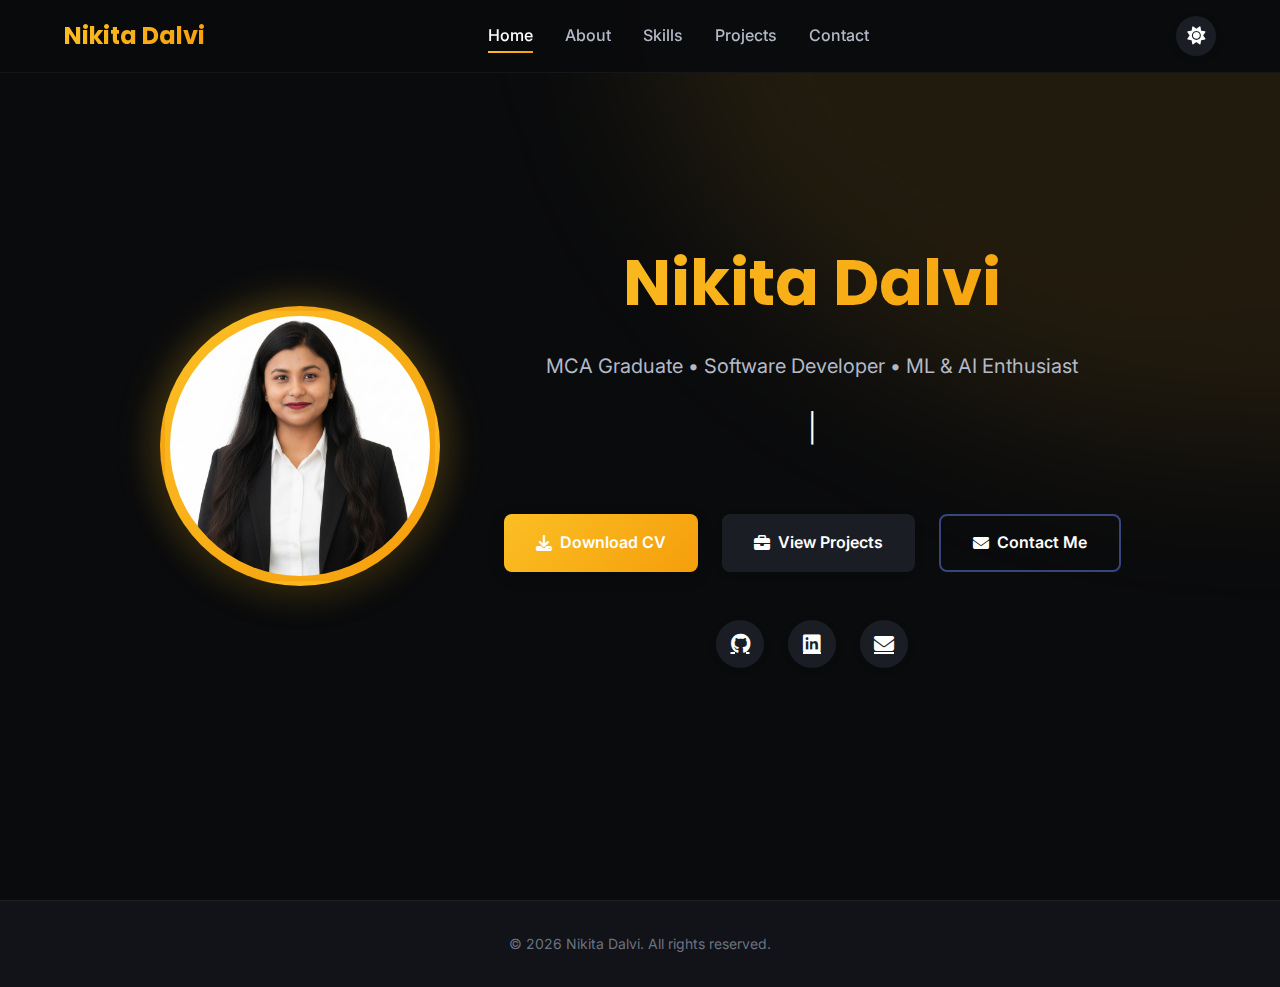
<file: index.html>
<!DOCTYPE html>
<html lang="en">

<head>
    <meta charset="UTF-8">
    <meta name="viewport" content="width=device-width, initial-scale=1.0">
    <meta name="description"
        content="Nikita Dalvi - MCA Graduate, Software Developer & ML Engineer. Building intelligent applications powered by data and machine learning.">
    <meta name="keywords"
        content="Software Developer, Machine Learning Engineer, Python Developer, Flask, AI, Data Analytics">
    <meta name="author" content="Nikita Dalvi">

    <!-- Open Graph Meta Tags -->
    <meta property="og:title" content="Nikita Dalvi - Software Developer & ML Engineer">
    <meta property="og:description" content="Building intelligent applications powered by data and machine learning">
    <meta property="og:type" content="website">

    <title>Nikita Dalvi - Software Developer & ML Engineer</title>

    <!-- Google Fonts -->
    <link rel="preconnect" href="https://fonts.googleapis.com">
    <link rel="preconnect" href="https://fonts.gstatic.com" crossorigin>
    <link
        href="https://fonts.googleapis.com/css2?family=Poppins:wght@300;400;500;600;700&family=Inter:wght@300;400;500;600&display=swap"
        rel="stylesheet">

    <!-- Font Awesome -->
    <link rel="stylesheet" href="https://cdnjs.cloudflare.com/ajax/libs/font-awesome/6.5.1/css/all.min.css">

    <!-- CSS -->
    <link rel="stylesheet" href="styles.css">
</head>

<body>
    <!-- Navigation -->
    <nav class="navbar" id="navbar">
        <div class="container nav-container">
            <a href="index.html" class="logo">Nikita Dalvi</a>

            <ul class="nav-menu" id="navMenu">
                <li><a href="index.html" class="nav-link active">Home</a></li>
                <li><a href="about.html" class="nav-link">About</a></li>
                <li><a href="skills.html" class="nav-link">Skills</a></li>
                <li><a href="projects.html" class="nav-link">Projects</a></li>
                <li><a href="contact.html" class="nav-link">Contact</a></li>
            </ul>

            <button class="theme-toggle" id="themeToggle" aria-label="Toggle theme">
                <i class="fas fa-sun" id="themeIcon"></i>
            </button>

            <div class="hamburger" id="hamburger">
                <span></span>
                <span></span>
                <span></span>
            </div>
        </div>
    </nav>

    <!-- Hero Section -->
    <section class="hero" id="home">
        <div class="container hero-container">
            <div class="hero-content-wrapper">
                <div class="hero-image">
                    <img src="assets/profile.jpeg" alt="Nikita Dalvi - Software Developer & ML Engineer"
                        class="profile-picture">
                </div>

                <div class="hero-content">
                    <h1 class="hero-name">Nikita Dalvi</h1>
                    <h2 class="hero-title">MCA Graduate • Software Developer • ML & AI Enthusiast</h2>
                    <p class="hero-headline typing-text"></p>

                    <div class="hero-buttons">
                        <a href="assets/Nikita_Dalvi_Resume2026.pdf" download="Nikita_Dalvi_Resume.pdf"
                            class="btn btn-primary" id="downloadCV">
                            <i class="fas fa-download"></i> Download CV
                        </a>
                        <a href="projects.html" class="btn btn-secondary">
                            <i class="fas fa-briefcase"></i> View Projects
                        </a>
                        <a href="contact.html" class="btn btn-outline">
                            <i class="fas fa-envelope"></i> Contact Me
                        </a>
                    </div>

                    <div class="social-links">
                        <a href="https://github.com/nnikitad20502" target="_blank" rel="noopener noreferrer"
                            aria-label="GitHub">
                            <i class="fab fa-github"></i>
                        </a>
                        <a href="https://www.linkedin.com/in/dalvinikita" target="_blank" rel="noopener noreferrer"
                            aria-label="LinkedIn">
                            <i class="fab fa-linkedin"></i>
                        </a>
                        <a href="mailto:nikitadalvi656@gmail.com" aria-label="Email">
                            <i class="fas fa-envelope"></i>
                        </a>
                    </div>
                </div>
            </div>
        </div>
    </section>

    <!-- Footer -->
    <footer class="footer">
        <div class="container">
            <p>&copy; 2026 Nikita Dalvi. All rights reserved.</p>
        </div>
    </footer>

    <!-- JavaScript -->
    <script src="script.js"></script>
</body>

</html>
</file>
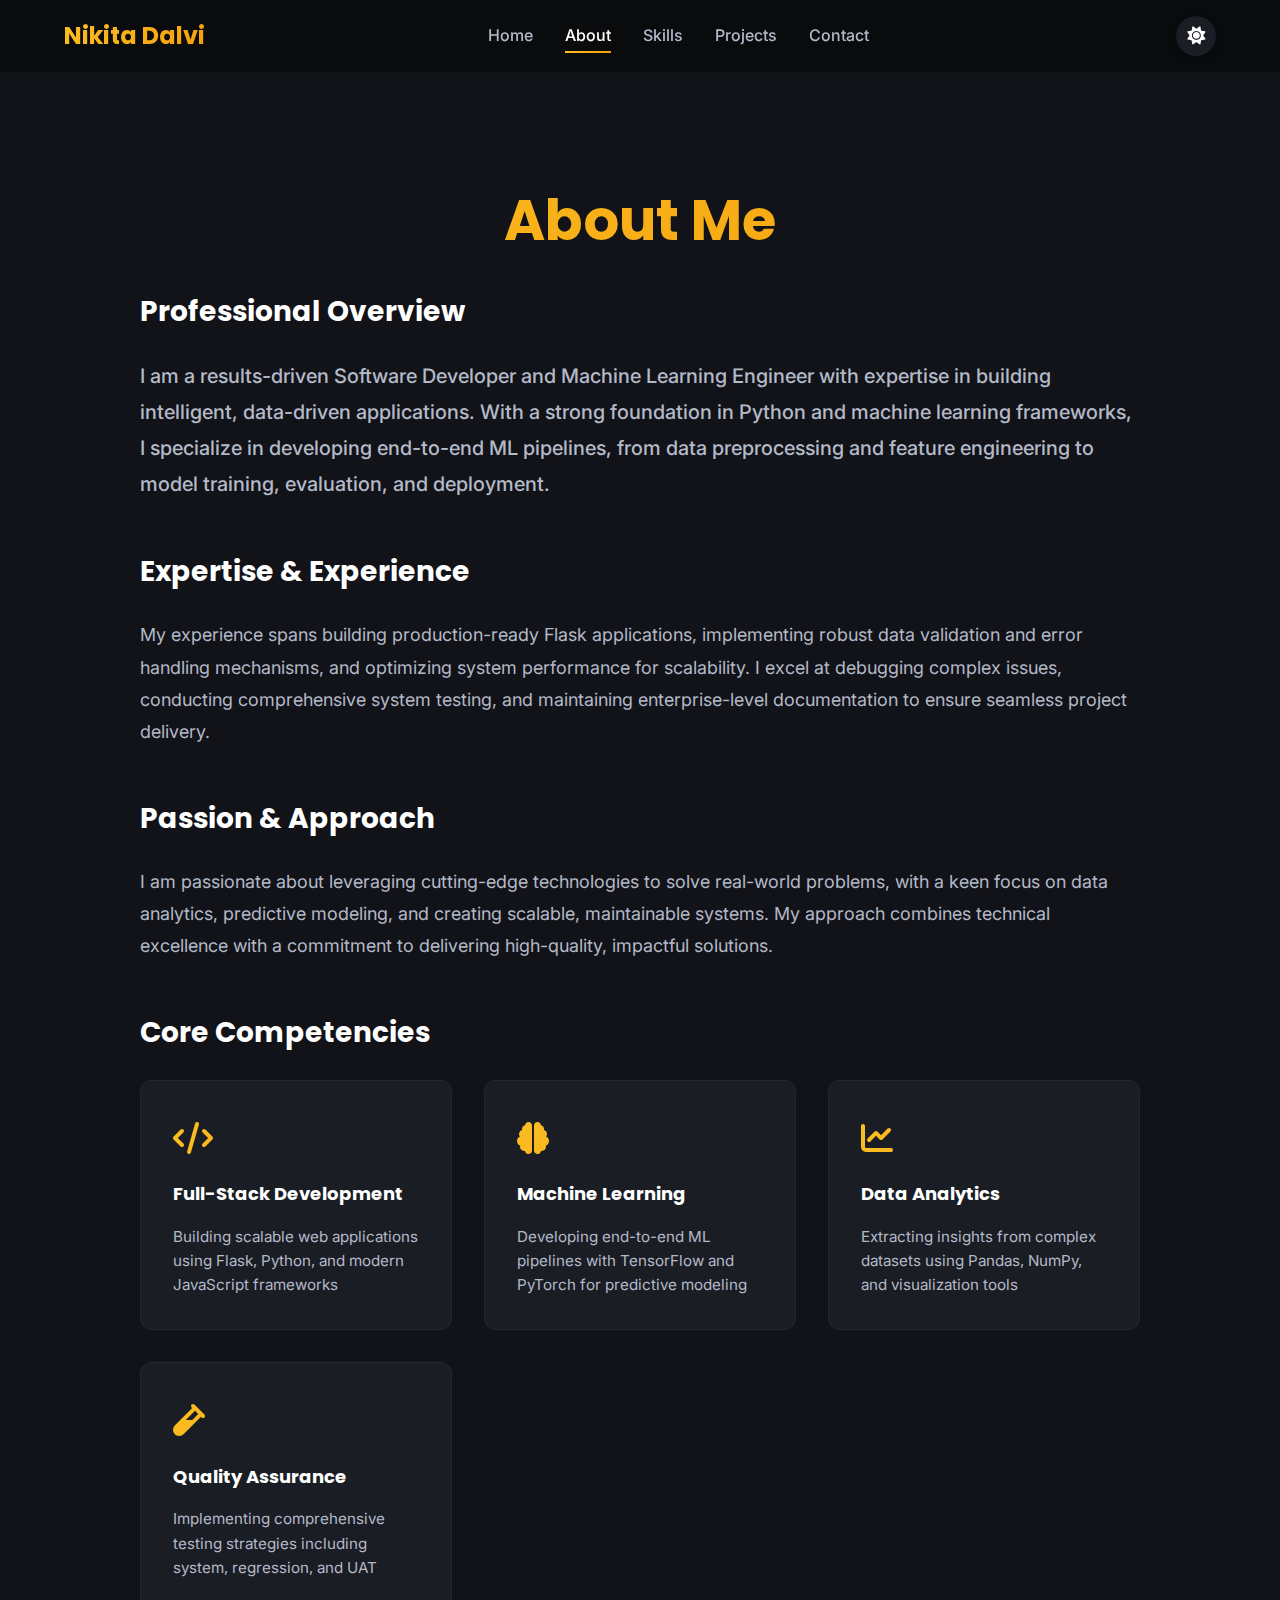
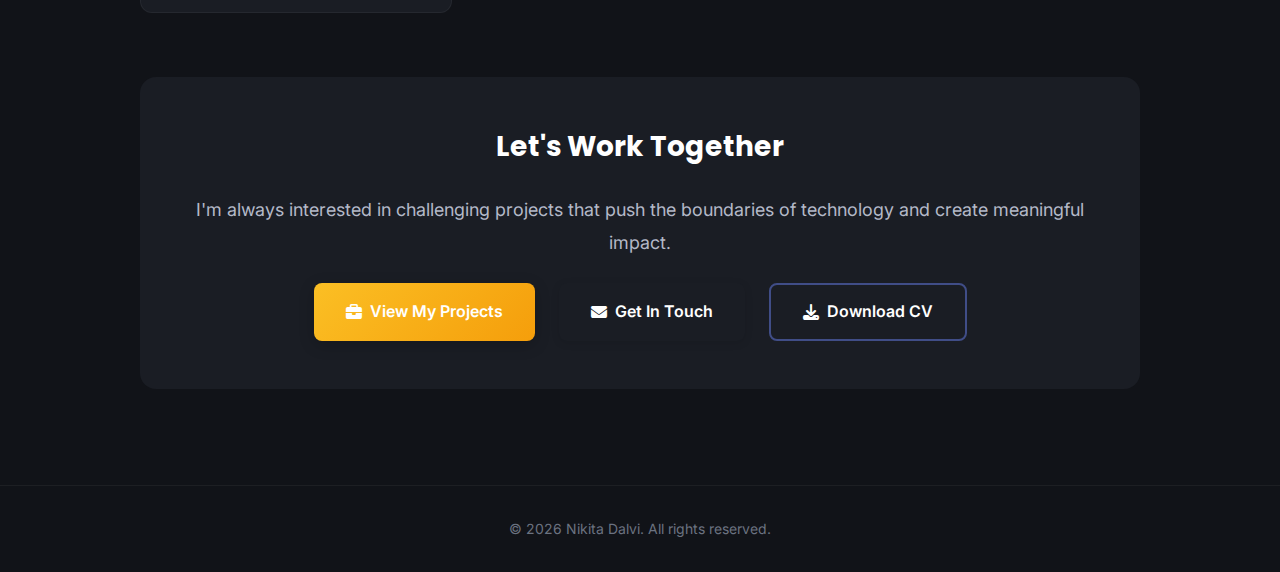
<file: about.html>
<!DOCTYPE html>
<html lang="en">

<head>
    <meta charset="UTF-8">
    <meta name="viewport" content="width=device-width, initial-scale=1.0">
    <meta name="description"
        content="About Nikita Dalvi - MCA Graduate, Software Developer & ML Engineer with expertise in Python, Machine Learning, and Flask development.">
    <meta name="keywords"
        content="Software Developer, Machine Learning Engineer, Python Developer, Flask, AI, Data Analytics">
    <meta name="author" content="Nikita Dalvi">

    <title>About - Nikita Dalvi</title>

    <!-- Google Fonts -->
    <link rel="preconnect" href="https://fonts.googleapis.com">
    <link rel="preconnect" href="https://fonts.gstatic.com" crossorigin>
    <link
        href="https://fonts.googleapis.com/css2?family=Poppins:wght@300;400;500;600;700&family=Inter:wght@300;400;500;600&display=swap"
        rel="stylesheet">

    <!-- Font Awesome -->
    <link rel="stylesheet" href="https://cdnjs.cloudflare.com/ajax/libs/font-awesome/6.5.1/css/all.min.css">

    <!-- CSS -->
    <link rel="stylesheet" href="styles.css">
</head>

<body>
    <!-- Navigation -->
    <nav class="navbar" id="navbar">
        <div class="container nav-container">
            <a href="index.html" class="logo">Nikita Dalvi</a>

            <ul class="nav-menu" id="navMenu">
                <li><a href="index.html" class="nav-link">Home</a></li>
                <li><a href="about.html" class="nav-link active">About</a></li>
                <li><a href="skills.html" class="nav-link">Skills</a></li>
                <li><a href="projects.html" class="nav-link">Projects</a></li>
                <li><a href="contact.html" class="nav-link">Contact</a></li>
            </ul>

            <button class="theme-toggle" id="themeToggle" aria-label="Toggle theme">
                <i class="fas fa-sun" id="themeIcon"></i>
            </button>

            <div class="hamburger" id="hamburger">
                <span></span>
                <span></span>
                <span></span>
            </div>
        </div>
    </nav>

    <!-- About Section -->
    <section class="about page-section" id="about">
        <div class="container">
            <h1 class="page-title">About Me</h1>

            <div class="about-content-wrapper">
                <div class="about-main">
                    <div class="about-intro">
                        <h2 class="section-heading">Professional Overview</h2>
                        <p class="about-text highlight">
                            I am a results-driven Software Developer and Machine Learning Engineer with expertise in
                            building intelligent, data-driven applications. With a strong foundation in Python and
                            machine learning frameworks, I specialize in developing end-to-end ML pipelines, from data
                            preprocessing and feature engineering to model training, evaluation, and deployment.
                        </p>
                    </div>

                    <div class="about-section">
                        <h2 class="section-heading">Expertise & Experience</h2>
                        <p class="about-text">
                            My experience spans building production-ready Flask applications, implementing robust data
                            validation and error handling mechanisms, and optimizing system performance for scalability.
                            I excel at debugging complex issues, conducting comprehensive system testing, and
                            maintaining enterprise-level documentation to ensure seamless project delivery.
                        </p>
                    </div>

                    <div class="about-section">
                        <h2 class="section-heading">Passion & Approach</h2>
                        <p class="about-text">
                            I am passionate about leveraging cutting-edge technologies to solve real-world problems,
                            with a keen focus on data analytics, predictive modeling, and creating scalable,
                            maintainable systems. My approach combines technical excellence with a commitment to
                            delivering high-quality, impactful solutions.
                        </p>
                    </div>

                    <div class="about-highlights">
                        <h2 class="section-heading">Core Competencies</h2>
                        <div class="highlights-grid">
                            <div class="highlight-card">
                                <div class="highlight-icon">
                                    <i class="fas fa-code"></i>
                                </div>
                                <h3>Full-Stack Development</h3>
                                <p>Building scalable web applications using Flask, Python, and modern JavaScript
                                    frameworks</p>
                            </div>

                            <div class="highlight-card">
                                <div class="highlight-icon">
                                    <i class="fas fa-brain"></i>
                                </div>
                                <h3>Machine Learning</h3>
                                <p>Developing end-to-end ML pipelines with TensorFlow and PyTorch for predictive
                                    modeling</p>
                            </div>

                            <div class="highlight-card">
                                <div class="highlight-icon">
                                    <i class="fas fa-chart-line"></i>
                                </div>
                                <h3>Data Analytics</h3>
                                <p>Extracting insights from complex datasets using Pandas, NumPy, and visualization
                                    tools</p>
                            </div>

                            <div class="highlight-card">
                                <div class="highlight-icon">
                                    <i class="fas fa-vial"></i>
                                </div>
                                <h3>Quality Assurance</h3>
                                <p>Implementing comprehensive testing strategies including system, regression, and UAT
                                </p>
                            </div>
                        </div>
                    </div>

                    <div class="about-cta">
                        <h2 class="section-heading">Let's Work Together</h2>
                        <p class="about-text">
                            I'm always interested in challenging projects that push the boundaries of technology and
                            create meaningful impact.
                        </p>
                        <div class="cta-buttons">
                            <a href="projects.html" class="btn btn-primary">
                                <i class="fas fa-briefcase"></i> View My Projects
                            </a>
                            <a href="contact.html" class="btn btn-secondary">
                                <i class="fas fa-envelope"></i> Get In Touch
                            </a>
                            <a href="assets/Nikita_Dalvi_Resume2026.pdf" download="Nikita_Dalvi_Resume.pdf"
                                class="btn btn-outline">
                                <i class="fas fa-download"></i> Download CV
                            </a>
                        </div>
                    </div>
                </div>
            </div>
        </div>
    </section>

    <!-- Footer -->
    <footer class="footer">
        <div class="container">
            <p>&copy; 2026 Nikita Dalvi. All rights reserved.</p>
        </div>
    </footer>

    <!-- JavaScript -->
    <script src="script.js"></script>
</body>

</html>
</file>
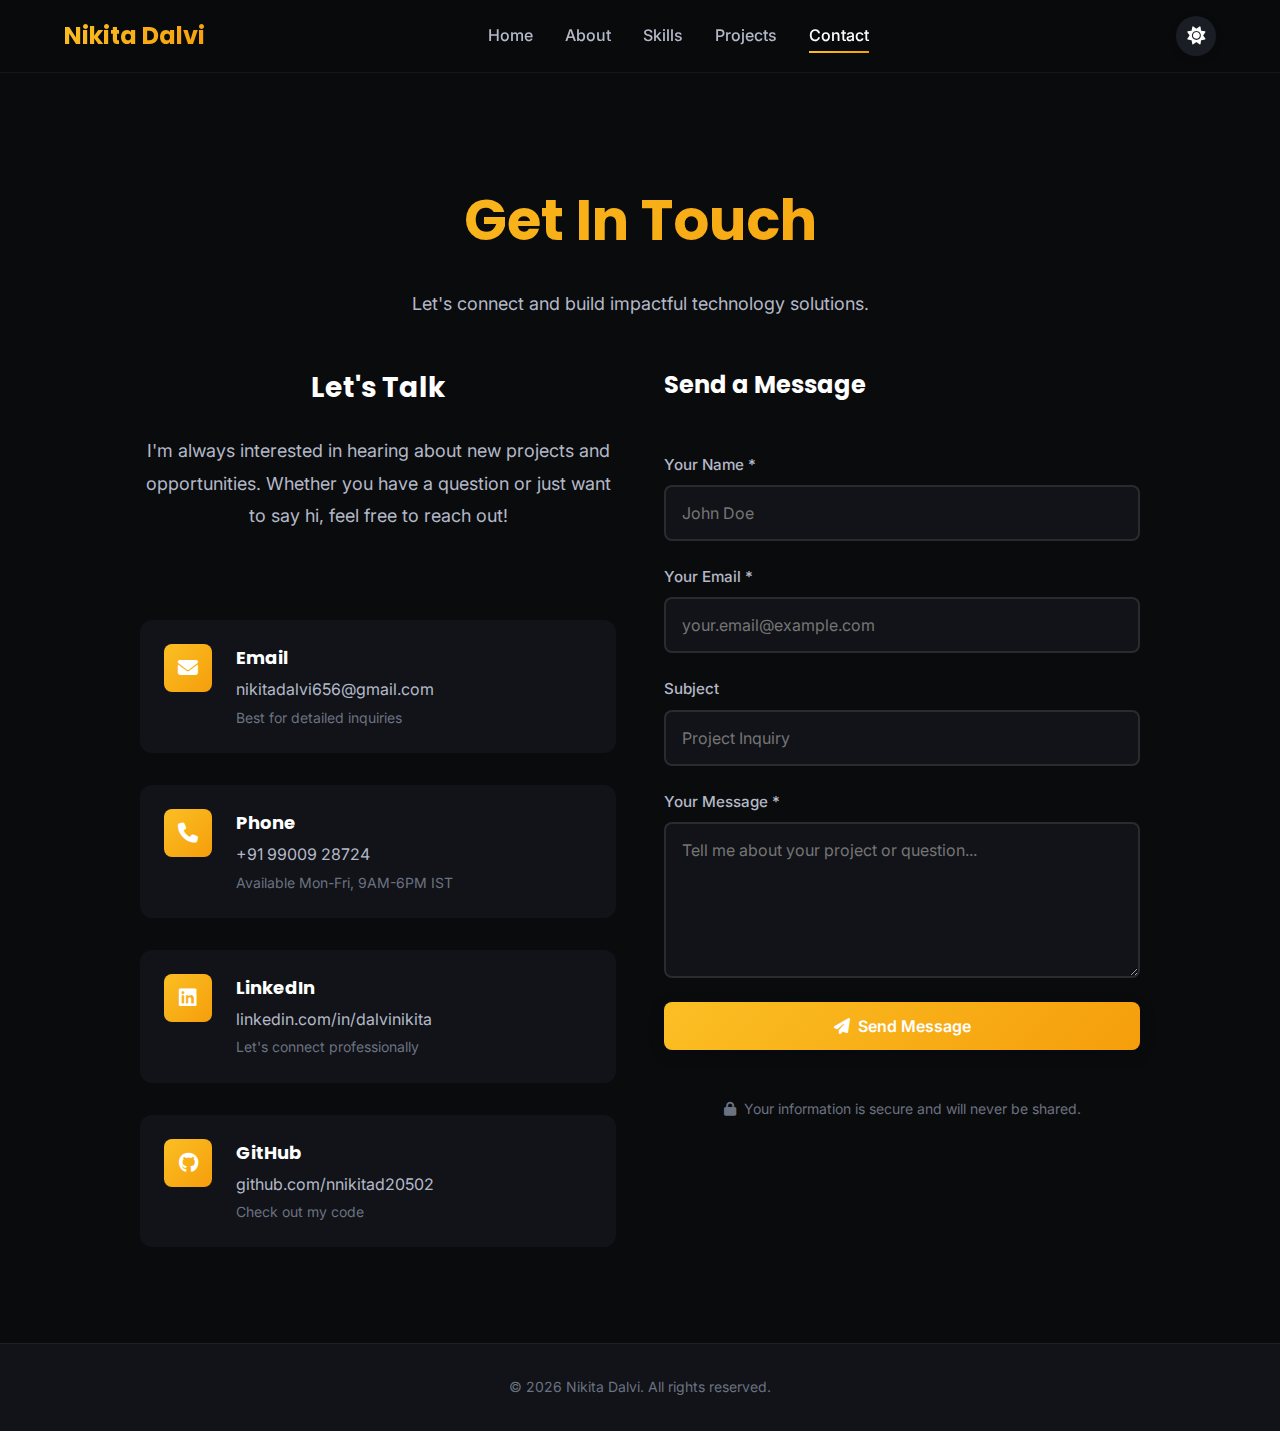
<file: contact.html>
<!DOCTYPE html>
<html lang="en">

<head>
    <meta charset="UTF-8">
    <meta name="viewport" content="width=device-width, initial-scale=1.0">
    <meta name="description"
        content="Contact Nikita Dalvi - Get in touch for software development, machine learning, and consulting opportunities.">
    <meta name="keywords" content="Contact, Hire Developer, ML Consultant, Freelance Developer">
    <meta name="author" content="Nikita Dalvi">

    <title>Contact - Nikita Dalvi</title>

    <!-- Google Fonts -->
    <link rel="preconnect" href="https://fonts.googleapis.com">
    <link rel="preconnect" href="https://fonts.gstatic.com" crossorigin>
    <link
        href="https://fonts.googleapis.com/css2?family=Poppins:wght@300;400;500;600;700&family=Inter:wght@300;400;500;600&display=swap"
        rel="stylesheet">

    <!-- Font Awesome -->
    <link rel="stylesheet" href="https://cdnjs.cloudflare.com/ajax/libs/font-awesome/6.5.1/css/all.min.css">

    <!-- CSS -->
    <link rel="stylesheet" href="styles.css">
</head>

<body>
    <!-- Navigation -->
    <nav class="navbar" id="navbar">
        <div class="container nav-container">
            <a href="index.html" class="logo">Nikita Dalvi</a>

            <ul class="nav-menu" id="navMenu">
                <li><a href="index.html" class="nav-link">Home</a></li>
                <li><a href="about.html" class="nav-link">About</a></li>
                <li><a href="skills.html" class="nav-link">Skills</a></li>
                <li><a href="projects.html" class="nav-link">Projects</a></li>
                <li><a href="contact.html" class="nav-link active">Contact</a></li>
            </ul>

            <button class="theme-toggle" id="themeToggle" aria-label="Toggle theme">
                <i class="fas fa-sun" id="themeIcon"></i>
            </button>

            <div class="hamburger" id="hamburger">
                <span></span>
                <span></span>
                <span></span>
            </div>
        </div>
    </nav>

    <!-- Contact Section -->
    <section class="contact page-section" id="contact">
        <div class="container">
            <h1 class="page-title">Get In Touch</h1>
            <p class="page-subtitle">Let's connect and build impactful technology solutions.</p>

            <div class="contact-content">
                <div class="contact-info">
                    <div class="contact-intro">
                        <h2 class="section-heading">Let's Talk</h2>
                        <p class="contact-text">
                            I'm always interested in hearing about new projects and opportunities. Whether you have a
                            question or just want to say hi, feel free to reach out!
                        </p>
                    </div>

                    <div class="contact-item">
                        <div class="contact-icon">
                            <i class="fas fa-envelope"></i>
                        </div>
                        <div>
                            <h4>Email</h4>
                            <a href="mailto:nikitadalvi656@gmail.com" class="contact-link">nikitadalvi656@gmail.com</a>
                            <p class="contact-hint">Best for detailed inquiries</p>
                        </div>
                    </div>

                    <div class="contact-item">
                        <div class="contact-icon">
                            <i class="fas fa-phone"></i>
                        </div>
                        <div>
                            <h4>Phone</h4>
                            <a href="tel:+919900928724" class="contact-link">+91 99009 28724</a>
                            <p class="contact-hint">Available Mon-Fri, 9AM-6PM IST</p>
                        </div>
                    </div>

                    <div class="contact-item">
                        <div class="contact-icon">
                            <i class="fab fa-linkedin"></i>
                        </div>
                        <div>
                            <h4>LinkedIn</h4>
                            <a href="https://www.linkedin.com/in/dalvinikita" target="_blank" rel="noopener noreferrer"
                                class="contact-link">linkedin.com/in/dalvinikita</a>
                            <p class="contact-hint">Let's connect professionally</p>
                        </div>
                    </div>

                    <div class="contact-item">
                        <div class="contact-icon">
                            <i class="fab fa-github"></i>
                        </div>
                        <div>
                            <h4>GitHub</h4>
                            <a href="https://github.com/nnikitad20502" target="_blank" rel="noopener noreferrer"
                                class="contact-link">github.com/nnikitad20502</a>
                            <p class="contact-hint">Check out my code</p>
                        </div>
                    </div>
                </div>

                <form class="contact-form" id="contactForm">
                    <h2 class="form-title">Send a Message</h2>

                    <div class="form-group">
                        <label for="name">Your Name *</label>
                        <input type="text" id="name" name="name" placeholder="John Doe" required>
                    </div>

                    <div class="form-group">
                        <label for="email">Your Email *</label>
                        <input type="email" id="email" name="email" placeholder="your.email@example.com" required>
                    </div>

                    <div class="form-group">
                        <label for="subject">Subject</label>
                        <input type="text" id="subject" name="subject" placeholder="Project Inquiry">
                    </div>

                    <div class="form-group">
                        <label for="message">Your Message *</label>
                        <textarea id="message" name="message" rows="6"
                            placeholder="Tell me about your project or question..." required></textarea>
                    </div>

                    <button type="submit" class="btn btn-primary btn-submit">
                        <i class="fas fa-paper-plane"></i> Send Message
                    </button>

                    <p class="form-note">
                        <i class="fas fa-lock"></i> Your information is secure and will never be shared.
                    </p>
                </form>
            </div>
        </div>
    </section>

    <!-- Footer -->
    <footer class="footer">
        <div class="container">
            <p>&copy; 2026 Nikita Dalvi. All rights reserved.</p>
        </div>
    </footer>

    <!-- JavaScript -->
    <script src="script.js"></script>
</body>

</html>
</file>
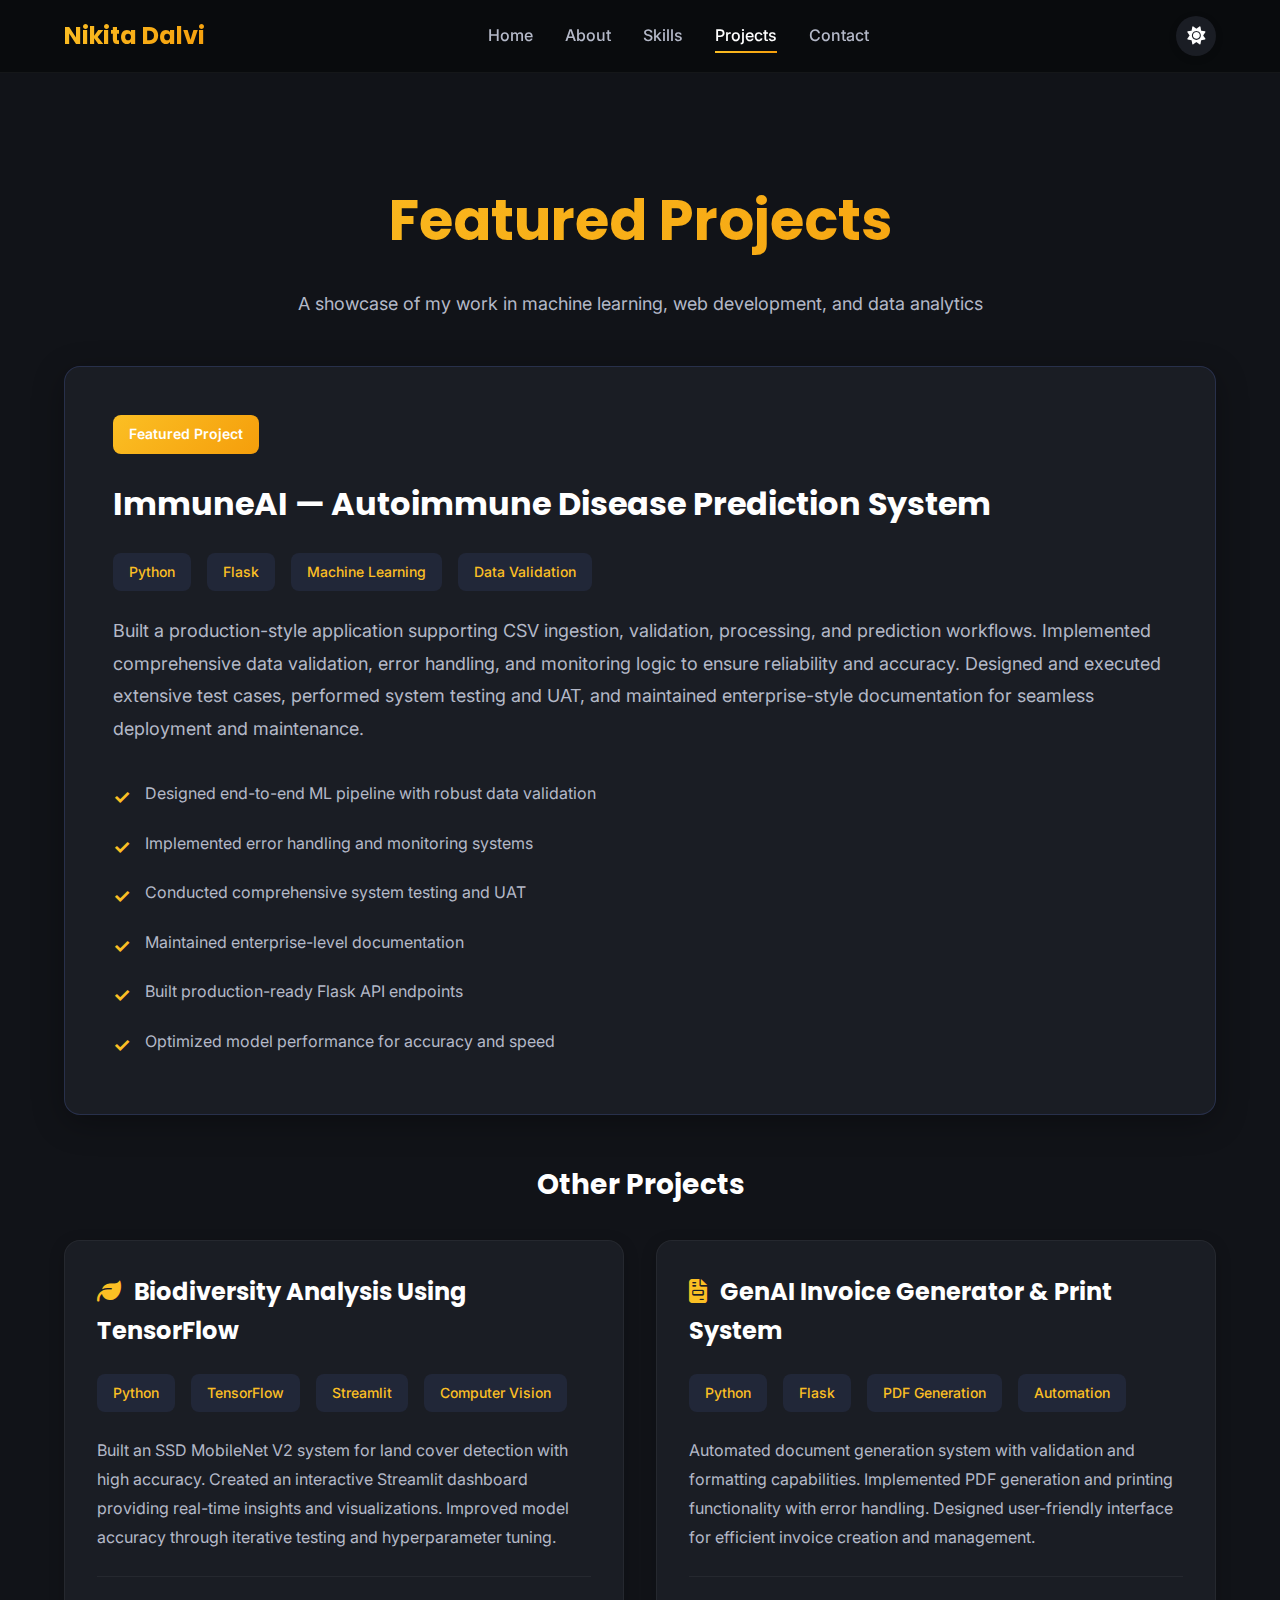
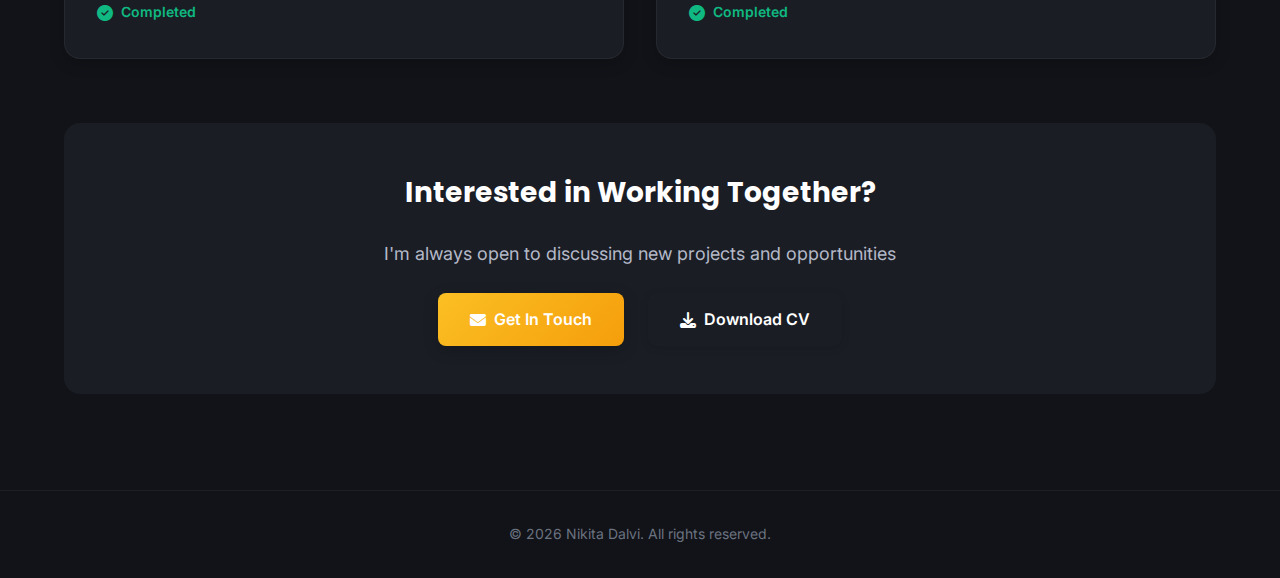
<file: projects.html>
<!DOCTYPE html>
<html lang="en">

<head>
    <meta charset="UTF-8">
    <meta name="viewport" content="width=device-width, initial-scale=1.0">
    <meta name="description"
        content="Projects by Nikita Dalvi - ImmuneAI Disease Prediction, Biodiversity Analysis, GenAI Invoice Generator and more ML projects.">
    <meta name="keywords"
        content="Machine Learning Projects, Flask Applications, TensorFlow, AI Projects, Python Projects">
    <meta name="author" content="Nikita Dalvi">

    <title>Projects - Nikita Dalvi</title>

    <!-- Google Fonts -->
    <link rel="preconnect" href="https://fonts.googleapis.com">
    <link rel="preconnect" href="https://fonts.gstatic.com" crossorigin>
    <link
        href="https://fonts.googleapis.com/css2?family=Poppins:wght@300;400;500;600;700&family=Inter:wght@300;400;500;600&display=swap"
        rel="stylesheet">

    <!-- Font Awesome -->
    <link rel="stylesheet" href="https://cdnjs.cloudflare.com/ajax/libs/font-awesome/6.5.1/css/all.min.css">

    <!-- CSS -->
    <link rel="stylesheet" href="styles.css">
</head>

<body>
    <!-- Navigation -->
    <nav class="navbar" id="navbar">
        <div class="container nav-container">
            <a href="index.html" class="logo">Nikita Dalvi</a>

            <ul class="nav-menu" id="navMenu">
                <li><a href="index.html" class="nav-link">Home</a></li>
                <li><a href="about.html" class="nav-link">About</a></li>
                <li><a href="skills.html" class="nav-link">Skills</a></li>
                <li><a href="projects.html" class="nav-link active">Projects</a></li>
                <li><a href="contact.html" class="nav-link">Contact</a></li>
            </ul>

            <button class="theme-toggle" id="themeToggle" aria-label="Toggle theme">
                <i class="fas fa-sun" id="themeIcon"></i>
            </button>

            <div class="hamburger" id="hamburger">
                <span></span>
                <span></span>
                <span></span>
            </div>
        </div>
    </nav>

    <!-- Projects Section -->
    <section class="projects page-section" id="projects">
        <div class="container">
            <h1 class="page-title">Featured Projects</h1>
            <p class="page-subtitle">A showcase of my work in machine learning, web development, and data analytics</p>

            <!-- Featured Project -->
            <div class="project-featured">
                <div class="project-content">
                    <span class="project-badge">Featured Project</span>
                    <h3 class="project-title">ImmuneAI — Autoimmune Disease Prediction System</h3>
                    <div class="project-tech">
                        <span class="tech-tag">Python</span>
                        <span class="tech-tag">Flask</span>
                        <span class="tech-tag">Machine Learning</span>
                        <span class="tech-tag">Data Validation</span>
                    </div>
                    <p class="project-description">
                        Built a production-style application supporting CSV ingestion, validation, processing, and
                        prediction workflows. Implemented comprehensive data validation, error handling, and monitoring
                        logic to ensure reliability and accuracy. Designed and executed extensive test cases, performed
                        system testing and UAT, and maintained enterprise-style documentation for seamless deployment
                        and maintenance.
                    </p>
                    <ul class="project-highlights">
                        <li>Designed end-to-end ML pipeline with robust data validation</li>
                        <li>Implemented error handling and monitoring systems</li>
                        <li>Conducted comprehensive system testing and UAT</li>
                        <li>Maintained enterprise-level documentation</li>
                        <li>Built production-ready Flask API endpoints</li>
                        <li>Optimized model performance for accuracy and speed</li>
                    </ul>
                </div>
            </div>

            <h3 class="section-subtitle">Other Projects</h3>
            <div class="projects-grid">
                <div class="project-card">
                    <h4 class="project-card-title">
                        <i class="fas fa-leaf"></i>
                        Biodiversity Analysis Using TensorFlow
                    </h4>
                    <div class="project-tech">
                        <span class="tech-tag">Python</span>
                        <span class="tech-tag">TensorFlow</span>
                        <span class="tech-tag">Streamlit</span>
                        <span class="tech-tag">Computer Vision</span>
                    </div>
                    <p class="project-card-description">
                        Built an SSD MobileNet V2 system for land cover detection with high accuracy. Created an
                        interactive Streamlit dashboard providing real-time insights and visualizations. Improved model
                        accuracy through iterative testing and hyperparameter tuning.
                    </p>
                    <div class="project-footer">
                        <span class="project-status"><i class="fas fa-check-circle"></i> Completed</span>
                    </div>
                </div>

                <div class="project-card">
                    <h4 class="project-card-title">
                        <i class="fas fa-file-invoice"></i>
                        GenAI Invoice Generator & Print System
                    </h4>
                    <div class="project-tech">
                        <span class="tech-tag">Python</span>
                        <span class="tech-tag">Flask</span>
                        <span class="tech-tag">PDF Generation</span>
                        <span class="tech-tag">Automation</span>
                    </div>
                    <p class="project-card-description">
                        Automated document generation system with validation and formatting capabilities. Implemented
                        PDF generation and printing functionality with error handling. Designed user-friendly interface
                        for efficient invoice creation and management.
                    </p>
                    <div class="project-footer">
                        <span class="project-status"><i class="fas fa-check-circle"></i> Completed</span>
                    </div>
                </div>
            </div>

            <div class="projects-cta">
                <h2 class="section-heading">Interested in Working Together?</h2>
                <p class="cta-text">I'm always open to discussing new projects and opportunities</p>
                <div class="cta-buttons">
                    <a href="contact.html" class="btn btn-primary">
                        <i class="fas fa-envelope"></i> Get In Touch
                    </a>
                    <a href="assets/Nikita_Dalvi_Resume2026.pdf" download="Nikita_Dalvi_Resume.pdf"
                        class="btn btn-secondary">
                        <i class="fas fa-download"></i> Download CV
                    </a>
                </div>
            </div>
        </div>
    </section>

    <!-- Footer -->
    <footer class="footer">
        <div class="container">
            <p>&copy; 2026 Nikita Dalvi. All rights reserved.</p>
        </div>
    </footer>

    <!-- JavaScript -->
    <script src="script.js"></script>
</body>

</html>
</file>
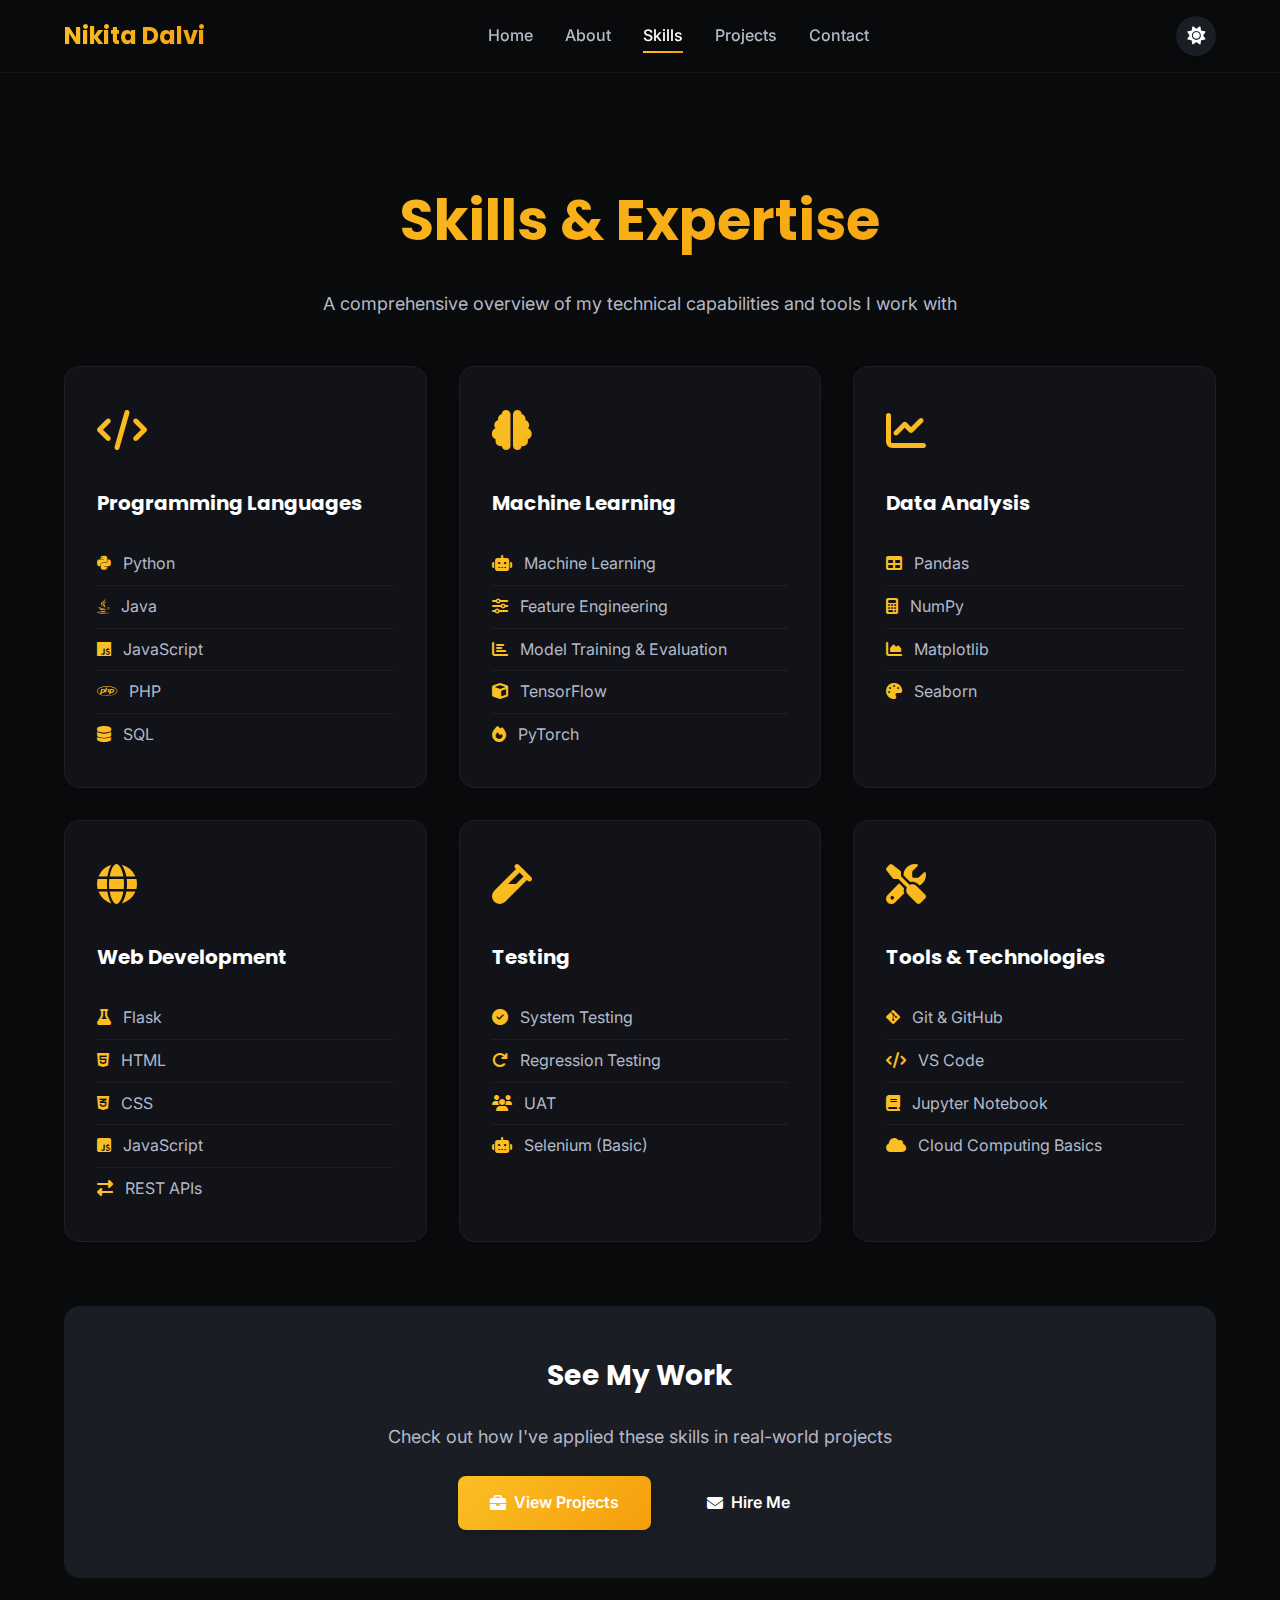
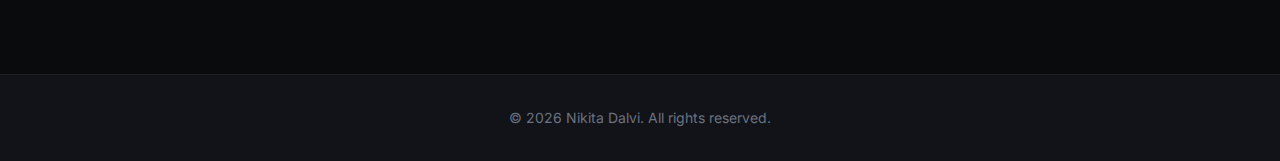
<file: skills.html>
<!DOCTYPE html>
<html lang="en">

<head>
    <meta charset="UTF-8">
    <meta name="viewport" content="width=device-width, initial-scale=1.0">
    <meta name="description"
        content="Technical Skills - Nikita Dalvi specializes in Python, Machine Learning, Flask, Data Analysis, and Testing.">
    <meta name="keywords" content="Python, Machine Learning, TensorFlow, PyTorch, Flask, Data Analysis, JavaScript">
    <meta name="author" content="Nikita Dalvi">

    <title>Skills - Nikita Dalvi</title>

    <!-- Google Fonts -->
    <link rel="preconnect" href="https://fonts.googleapis.com">
    <link rel="preconnect" href="https://fonts.gstatic.com" crossorigin>
    <link
        href="https://fonts.googleapis.com/css2?family=Poppins:wght@300;400;500;600;700&family=Inter:wght@300;400;500;600&display=swap"
        rel="stylesheet">

    <!-- Font Awesome -->
    <link rel="stylesheet" href="https://cdnjs.cloudflare.com/ajax/libs/font-awesome/6.5.1/css/all.min.css">

    <!-- CSS -->
    <link rel="stylesheet" href="styles.css">
</head>

<body>
    <!-- Navigation -->
    <nav class="navbar" id="navbar">
        <div class="container nav-container">
            <a href="index.html" class="logo">Nikita Dalvi</a>

            <ul class="nav-menu" id="navMenu">
                <li><a href="index.html" class="nav-link">Home</a></li>
                <li><a href="about.html" class="nav-link">About</a></li>
                <li><a href="skills.html" class="nav-link active">Skills</a></li>
                <li><a href="projects.html" class="nav-link">Projects</a></li>
                <li><a href="contact.html" class="nav-link">Contact</a></li>
            </ul>

            <button class="theme-toggle" id="themeToggle" aria-label="Toggle theme">
                <i class="fas fa-sun" id="themeIcon"></i>
            </button>

            <div class="hamburger" id="hamburger">
                <span></span>
                <span></span>
                <span></span>
            </div>
        </div>
    </nav>

    <!-- Skills Section -->
    <section class="skills page-section" id="skills">
        <div class="container">
            <h1 class="page-title">Skills & Expertise</h1>
            <p class="page-subtitle">A comprehensive overview of my technical capabilities and tools I work with</p>

            <div class="skills-grid">
                <div class="skill-card">
                    <div class="skill-icon">
                        <i class="fas fa-code"></i>
                    </div>
                    <h3 class="skill-category">Programming Languages</h3>
                    <ul class="skill-list">
                        <li><i class="fab fa-python"></i> Python</li>
                        <li><i class="fab fa-java"></i> Java</li>
                        <li><i class="fab fa-js"></i> JavaScript</li>
                        <li><i class="fab fa-php"></i> PHP</li>
                        <li><i class="fas fa-database"></i> SQL</li>
                    </ul>
                </div>

                <div class="skill-card">
                    <div class="skill-icon">
                        <i class="fas fa-brain"></i>
                    </div>
                    <h3 class="skill-category">Machine Learning</h3>
                    <ul class="skill-list">
                        <li><i class="fas fa-robot"></i> Machine Learning</li>
                        <li><i class="fas fa-sliders-h"></i> Feature Engineering</li>
                        <li><i class="fas fa-chart-bar"></i> Model Training & Evaluation</li>
                        <li><i class="fas fa-cube"></i> TensorFlow</li>
                        <li><i class="fas fa-fire"></i> PyTorch</li>
                    </ul>
                </div>

                <div class="skill-card">
                    <div class="skill-icon">
                        <i class="fas fa-chart-line"></i>
                    </div>
                    <h3 class="skill-category">Data Analysis</h3>
                    <ul class="skill-list">
                        <li><i class="fas fa-table"></i> Pandas</li>
                        <li><i class="fas fa-calculator"></i> NumPy</li>
                        <li><i class="fas fa-chart-area"></i> Matplotlib</li>
                        <li><i class="fas fa-palette"></i> Seaborn</li>
                    </ul>
                </div>

                <div class="skill-card">
                    <div class="skill-icon">
                        <i class="fas fa-globe"></i>
                    </div>
                    <h3 class="skill-category">Web Development</h3>
                    <ul class="skill-list">
                        <li><i class="fas fa-flask"></i> Flask</li>
                        <li><i class="fab fa-html5"></i> HTML</li>
                        <li><i class="fab fa-css3-alt"></i> CSS</li>
                        <li><i class="fab fa-js-square"></i> JavaScript</li>
                        <li><i class="fas fa-exchange-alt"></i> REST APIs</li>
                    </ul>
                </div>

                <div class="skill-card">
                    <div class="skill-icon">
                        <i class="fas fa-vial"></i>
                    </div>
                    <h3 class="skill-category">Testing</h3>
                    <ul class="skill-list">
                        <li><i class="fas fa-check-circle"></i> System Testing</li>
                        <li><i class="fas fa-redo"></i> Regression Testing</li>
                        <li><i class="fas fa-users"></i> UAT</li>
                        <li><i class="fas fa-robot"></i> Selenium (Basic)</li>
                    </ul>
                </div>

                <div class="skill-card">
                    <div class="skill-icon">
                        <i class="fas fa-tools"></i>
                    </div>
                    <h3 class="skill-category">Tools & Technologies</h3>
                    <ul class="skill-list">
                        <li><i class="fab fa-git-alt"></i> Git & GitHub</li>
                        <li><i class="fas fa-code"></i> VS Code</li>
                        <li><i class="fas fa-book"></i> Jupyter Notebook</li>
                        <li><i class="fas fa-cloud"></i> Cloud Computing Basics</li>
                    </ul>
                </div>
            </div>

            <div class="skills-cta">
                <h2 class="section-heading">See My Work</h2>
                <p class="cta-text">Check out how I've applied these skills in real-world projects</p>
                <div class="cta-buttons">
                    <a href="projects.html" class="btn btn-primary">
                        <i class="fas fa-briefcase"></i> View Projects
                    </a>
                    <a href="contact.html" class="btn btn-secondary">
                        <i class="fas fa-envelope"></i> Hire Me
                    </a>
                </div>
            </div>
        </div>
    </section>

    <!-- Footer -->
    <footer class="footer">
        <div class="container">
            <p>&copy; 2026 Nikita Dalvi. All rights reserved.</p>
        </div>
    </footer>

    <!-- JavaScript -->
    <script src="script.js"></script>
</body>

</html>
</file>
<file: styles.css>
/* ===== CSS RESET & BASE ===== */
* {
    margin: 0;
    padding: 0;
    box-sizing: border-box;
}

:root {
    /* Colors */
    --bg-primary: #0a0b0d;
    --bg-secondary: #111318;
    --bg-tertiary: #1a1d24;

    --gradient-primary: linear-gradient(135deg, #fbbf24 0%, #f59e0b 100%);
    --gradient-accent: linear-gradient(135deg, #fcd34d 0%, #f59e0b 100%);
    --gradient-subtle: linear-gradient(135deg, rgba(251, 191, 36, 0.1) 0%, rgba(245, 158, 11, 0.1) 100%);

    --text-primary: #ffffff;
    --text-secondary: #b4b9c8;
    --text-muted: #6b7280;

    --accent-primary: #fbbf24;
    --accent-secondary: #f59e0b;

    /* Typography */
    --font-primary: 'Poppins', sans-serif;
    --font-secondary: 'Inter', sans-serif;

    /* Spacing */
    --spacing-xs: 0.5rem;
    --spacing-sm: 1rem;
    --spacing-md: 1.5rem;
    --spacing-lg: 2rem;
    --spacing-xl: 3rem;
    --spacing-2xl: 4rem;
    --spacing-3xl: 6rem;

    /* Shadows */
    --shadow-sm: 0 2px 8px rgba(0, 0, 0, 0.1);
    --shadow-md: 0 4px 16px rgba(0, 0, 0, 0.2);
    --shadow-lg: 0 8px 32px rgba(0, 0, 0, 0.3);
    --shadow-glow: 0 0 20px rgba(102, 126, 234, 0.3);

    /* Border Radius */
    --radius-sm: 8px;
    --radius-md: 12px;
    --radius-lg: 16px;

    /* Transitions */
    --transition-fast: 0.2s ease;
    --transition-normal: 0.3s ease;
    --transition-slow: 0.5s ease;
}

/* Light Theme */
body.light-theme {
    --bg-primary: #f8f9fa;
    --bg-secondary: #ffffff;
    --bg-tertiary: #f1f3f5;

    --gradient-subtle: linear-gradient(135deg, rgba(102, 126, 234, 0.05) 0%, rgba(118, 75, 162, 0.05) 100%);

    --text-primary: #1a1d24;
    --text-secondary: #495057;
    --text-muted: #868e96;

    --shadow-sm: 0 2px 8px rgba(0, 0, 0, 0.08);
    --shadow-md: 0 4px 16px rgba(0, 0, 0, 0.12);
    --shadow-lg: 0 8px 32px rgba(0, 0, 0, 0.15);
    --shadow-glow: 0 0 20px rgba(102, 126, 234, 0.2);
}

body.light-theme .navbar {
    background: rgba(255, 255, 255, 0.95);
    border-bottom: 1px solid rgba(0, 0, 0, 0.08);
}

body.light-theme .profile-picture {
    box-shadow:
        0 8px 32px rgba(0, 0, 0, 0.15),
        0 0 40px rgba(251, 191, 36, 0.3);
}

body.light-theme .skill-card,
body.light-theme .project-card,
body.light-theme .highlight-card,
body.light-theme .contact-item {
    border: 1px solid rgba(0, 0, 0, 0.08);
}

body.light-theme .nav-menu {
    background: var(--bg-secondary);
}

body.light-theme .hamburger span {
    background: var(--text-primary);
}

html {
    scroll-behavior: smooth;
}

body {
    font-family: var(--font-secondary);
    background: var(--bg-primary);
    color: var(--text-primary);
    line-height: 1.6;
    font-size: 16px;
    overflow-x: hidden;
}

.container {
    max-width: 1200px;
    margin: 0 auto;
    padding: 0 var(--spacing-md);
}

/* ===== NAVIGATION ===== */
.navbar {
    position: fixed;
    top: 0;
    left: 0;
    width: 100%;
    background: rgba(10, 11, 13, 0.95);
    backdrop-filter: blur(10px);
    z-index: 1000;
    padding: var(--spacing-sm) 0;
    border-bottom: 1px solid rgba(255, 255, 255, 0.05);
    transition: var(--transition-normal);
}

.navbar.scrolled {
    box-shadow: var(--shadow-lg);
}

.nav-container {
    display: flex;
    justify-content: space-between;
    align-items: center;
}

.logo {
    font-family: var(--font-primary);
    font-size: 1.5rem;
    font-weight: 700;
    background: var(--gradient-primary);
    -webkit-background-clip: text;
    -webkit-text-fill-color: transparent;
    background-clip: text;
    text-decoration: none;
    transition: var(--transition-fast);
}

.logo:hover {
    transform: scale(1.05);
}

.nav-menu {
    display: flex;
    list-style: none;
    gap: var(--spacing-lg);
    align-items: center;
}

.nav-link {
    color: var(--text-secondary);
    text-decoration: none;
    font-weight: 500;
    transition: var(--transition-fast);
    position: relative;
    padding: 0.5rem 0;
}

.nav-link::after {
    content: '';
    position: absolute;
    bottom: 0;
    left: 0;
    width: 0;
    height: 2px;
    background: var(--gradient-primary);
    transition: var(--transition-normal);
}

.nav-link:hover,
.nav-link.active {
    color: var(--text-primary);
}

.nav-link:hover::after,
.nav-link.active::after {
    width: 100%;
}

.hamburger {
    display: none;
    flex-direction: column;
    gap: 5px;
    cursor: pointer;
    z-index: 1001;
}

.hamburger span {
    width: 25px;
    height: 3px;
    background: var(--text-primary);
    border-radius: 2px;
    transition: var(--transition-normal);
}

.hamburger.active span:nth-child(1) {
    transform: rotate(45deg) translate(8px, 8px);
}

.hamburger.active span:nth-child(2) {
    opacity: 0;
}

.hamburger.active span:nth-child(3) {
    transform: rotate(-45deg) translate(7px, -7px);
}

/* Theme Toggle Button */
.theme-toggle {
    background: var(--bg-tertiary);
    border: none;
    width: 40px;
    height: 40px;
    border-radius: 50%;
    display: flex;
    align-items: center;
    justify-content: center;
    cursor: pointer;
    transition: var(--transition-normal);
    margin-left: var(--spacing-md);
    color: var(--text-primary);
    font-size: 1.125rem;
    box-shadow: var(--shadow-sm);
}

.theme-toggle:hover {
    background: var(--gradient-primary);
    color: white;
    transform: rotate(180deg) scale(1.1);
    box-shadow: var(--shadow-glow);
}

.theme-toggle:active {
    transform: rotate(180deg) scale(0.95);
}

#themeIcon {
    transition: var(--transition-normal);
}

/* ===== HERO SECTION ===== */
.hero {
    min-height: 100vh;
    display: flex;
    align-items: center;
    justify-content: center;
    padding: var(--spacing-3xl) 0;
    background: var(--bg-primary);
    position: relative;
    overflow: hidden;
}

.hero::before {
    content: '';
    position: absolute;
    top: -50%;
    right: -50%;
    width: 100%;
    height: 100%;
    background: var(--gradient-subtle);
    border-radius: 50%;
    filter: blur(80px);
    z-index: 0;
}

.hero-container {
    position: relative;
    z-index: 1;
}

.hero-content-wrapper {
    display: flex;
    align-items: center;
    justify-content: center;
    gap: var(--spacing-2xl);
    flex-wrap: wrap;
}

.hero-image {
    flex: 0 0 auto;
    animation: fadeInUp 0.8s ease;
}

.profile-picture {
    width: 280px;
    height: 280px;
    border-radius: 50%;
    object-fit: cover;
    border: 5px solid transparent;
    background: var(--gradient-primary);
    padding: 5px;
    box-shadow:
        0 8px 32px rgba(0, 0, 0, 0.4),
        0 0 40px rgba(251, 191, 36, 0.4);
    transition: var(--transition-normal);
    animation: profileFloat 3s ease-in-out infinite;
}

.profile-picture:hover {
    transform: scale(1.05);
    box-shadow:
        0 12px 48px rgba(0, 0, 0, 0.5),
        0 0 60px rgba(251, 191, 36, 0.6);
}

@keyframes profileFloat {

    0%,
    100% {
        transform: translateY(0px);
    }

    50% {
        transform: translateY(-10px);
    }
}

.hero-content {
    text-align: center;
    max-width: 800px;
    margin: 0 auto;
    flex: 1 1 auto;
}

.hero-name {
    font-family: var(--font-primary);
    font-size: clamp(2.5rem, 5vw, 4rem);
    font-weight: 700;
    margin-bottom: var(--spacing-sm);
    background: var(--gradient-primary);
    -webkit-background-clip: text;
    -webkit-text-fill-color: transparent;
    background-clip: text;
    animation: fadeInUp 0.8s ease;
}

.hero-title {
    font-size: clamp(1rem, 2vw, 1.25rem);
    color: var(--text-secondary);
    font-weight: 400;
    margin-bottom: var(--spacing-md);
    animation: fadeInUp 0.8s ease 0.2s backwards;
}

.hero-headline {
    font-size: clamp(1.25rem, 2.5vw, 1.75rem);
    color: var(--text-primary);
    margin-bottom: var(--spacing-xl);
    min-height: 60px;
    animation: fadeInUp 0.8s ease 0.4s backwards;
}

.typing-text::after {
    content: '|';
    animation: blink 0.7s infinite;
}

.hero-buttons {
    display: flex;
    gap: var(--spacing-md);
    justify-content: center;
    flex-wrap: wrap;
    margin-bottom: var(--spacing-xl);
    animation: fadeInUp 0.8s ease 0.6s backwards;
}

.btn {
    padding: 0.875rem 2rem;
    border-radius: var(--radius-sm);
    text-decoration: none;
    font-weight: 600;
    font-size: 1rem;
    display: inline-flex;
    align-items: center;
    gap: 0.5rem;
    transition: var(--transition-normal);
    cursor: pointer;
    border: none;
    font-family: var(--font-secondary);
    min-height: 48px;
}

.btn-primary {
    background: var(--gradient-primary);
    color: var(--text-primary);
    box-shadow: var(--shadow-md);
}

.btn-primary:hover {
    transform: translateY(-3px);
    box-shadow: var(--shadow-glow);
}

.btn-secondary {
    background: var(--bg-tertiary);
    color: var(--text-primary);
    box-shadow: var(--shadow-sm);
}

.btn-secondary:hover {
    background: var(--bg-secondary);
    transform: translateY(-3px);
}

.btn-outline {
    background: transparent;
    color: var(--text-primary);
    border: 2px solid rgba(102, 126, 234, 0.5);
}

.btn-outline:hover {
    background: rgba(102, 126, 234, 0.1);
    border-color: var(--accent-primary);
    transform: translateY(-3px);
}

.social-links {
    display: flex;
    gap: var(--spacing-md);
    justify-content: center;
    animation: fadeInUp 0.8s ease 0.8s backwards;
}

.social-links a {
    width: 48px;
    height: 48px;
    display: flex;
    align-items: center;
    justify-content: center;
    background: var(--bg-tertiary);
    border-radius: 50%;
    color: var(--text-primary);
    font-size: 1.25rem;
    transition: var(--transition-normal);
    box-shadow: var(--shadow-sm);
}

.social-links a:hover {
    background: var(--gradient-primary);
    transform: translateY(-5px) scale(1.1);
    box-shadow: var(--shadow-glow);
}

/* ===== SECTIONS ===== */
.about,
.skills,
.projects,
.contact {
    padding: var(--spacing-3xl) 0;
}

.section-title {
    font-family: var(--font-primary);
    font-size: clamp(2rem, 4vw, 3rem);
    text-align: center;
    margin-bottom: var(--spacing-xl);
    background: var(--gradient-primary);
    -webkit-background-clip: text;
    -webkit-text-fill-color: transparent;
    background-clip: text;
}

.section-subtitle {
    font-family: var(--font-primary);
    font-size: 1.75rem;
    text-align: center;
    margin: var(--spacing-xl) 0 var(--spacing-lg);
    color: var(--text-primary);
}

/* ===== ABOUT SECTION ===== */
.about {
    background: var(--bg-secondary);
}

.about-content {
    max-width: 900px;
    margin: 0 auto;
}

.about-text {
    font-size: 1.125rem;
    color: var(--text-secondary);
    margin-bottom: var(--spacing-md);
    line-height: 1.8;
}

/* ===== SKILLS SECTION ===== */
.skills-grid {
    display: grid;
    grid-template-columns: repeat(auto-fit, minmax(280px, 1fr));
    gap: var(--spacing-lg);
    margin-top: var(--spacing-xl);
}

.skill-card {
    background: var(--bg-secondary);
    padding: var(--spacing-lg);
    border-radius: var(--radius-lg);
    box-shadow: var(--shadow-md);
    transition: var(--transition-normal);
    border: 1px solid rgba(255, 255, 255, 0.05);
}

.skill-card:hover {
    transform: translateY(-8px);
    box-shadow: var(--shadow-lg);
    border-color: rgba(102, 126, 234, 0.3);
}

.skill-icon {
    font-size: 2.5rem;
    background: var(--gradient-primary);
    -webkit-background-clip: text;
    -webkit-text-fill-color: transparent;
    background-clip: text;
    margin-bottom: var(--spacing-md);
}

.skill-category {
    font-family: var(--font-primary);
    font-size: 1.25rem;
    margin-bottom: var(--spacing-md);
    color: var(--text-primary);
}

.skill-list {
    list-style: none;
}

.skill-list li {
    padding: 0.5rem 0;
    color: var(--text-secondary);
    border-bottom: 1px solid rgba(255, 255, 255, 0.05);
    transition: var(--transition-fast);
}

.skill-list li:hover {
    color: var(--text-primary);
    padding-left: 0.5rem;
}

.skill-list li:last-child {
    border-bottom: none;
}

/* ===== PROJECTS SECTION ===== */
.projects {
    background: var(--bg-secondary);
}

.project-featured {
    background: var(--bg-tertiary);
    border-radius: var(--radius-lg);
    padding: var(--spacing-xl);
    margin-bottom: var(--spacing-xl);
    box-shadow: var(--shadow-lg);
    border: 1px solid rgba(102, 126, 234, 0.2);
    transition: var(--transition-normal);
}

.project-featured:hover {
    transform: translateY(-5px);
    box-shadow: var(--shadow-glow);
}

.project-badge {
    display: inline-block;
    background: var(--gradient-primary);
    color: var(--text-primary);
    padding: 0.5rem 1rem;
    border-radius: var(--radius-sm);
    font-size: 0.875rem;
    font-weight: 600;
    margin-bottom: var(--spacing-md);
}

.project-title {
    font-family: var(--font-primary);
    font-size: 2rem;
    margin-bottom: var(--spacing-md);
    color: var(--text-primary);
}

.project-tech {
    display: flex;
    gap: var(--spacing-sm);
    flex-wrap: wrap;
    margin-bottom: var(--spacing-md);
}

.tech-tag {
    background: rgba(102, 126, 234, 0.1);
    color: var(--accent-primary);
    padding: 0.5rem 1rem;
    border-radius: var(--radius-sm);
    font-size: 0.875rem;
    font-weight: 500;
}

.project-description {
    color: var(--text-secondary);
    font-size: 1.125rem;
    line-height: 1.8;
    margin-bottom: var(--spacing-md);
}

.project-highlights {
    list-style: none;
    margin-top: var(--spacing-md);
}

.project-highlights li {
    padding: 0.75rem 0;
    padding-left: 2rem;
    color: var(--text-secondary);
    position: relative;
}

.project-highlights li::before {
    content: '✓';
    position: absolute;
    left: 0;
    color: var(--accent-primary);
    font-weight: bold;
    font-size: 1.25rem;
}

.projects-grid {
    display: grid;
    grid-template-columns: repeat(auto-fit, minmax(320px, 1fr));
    gap: var(--spacing-lg);
}

.project-card {
    background: var(--bg-tertiary);
    padding: var(--spacing-lg);
    border-radius: var(--radius-lg);
    box-shadow: var(--shadow-md);
    transition: var(--transition-normal);
    border: 1px solid rgba(255, 255, 255, 0.05);
}

.project-card:hover {
    transform: translateY(-8px);
    box-shadow: var(--shadow-lg);
    border-color: rgba(102, 126, 234, 0.3);
}

.project-card-title {
    font-family: var(--font-primary);
    font-size: 1.5rem;
    margin-bottom: var(--spacing-md);
    color: var(--text-primary);
}

.project-card-description {
    color: var(--text-secondary);
    line-height: 1.8;
}

/* ===== CONTACT SECTION ===== */
.contact-subtitle {
    text-align: center;
    font-size: 1.25rem;
    color: var(--text-secondary);
    margin-bottom: var(--spacing-xl);
}

.contact-content {
    display: grid;
    grid-template-columns: repeat(auto-fit, minmax(320px, 1fr));
    gap: var(--spacing-xl);
    max-width: 1000px;
    margin: 0 auto;
}

.contact-info {
    display: flex;
    flex-direction: column;
    gap: var(--spacing-lg);
}

.contact-item {
    display: flex;
    gap: var(--spacing-md);
    align-items: start;
    padding: var(--spacing-md);
    background: var(--bg-secondary);
    border-radius: var(--radius-md);
    transition: var(--transition-normal);
}

.contact-item:hover {
    transform: translateX(8px);
    background: var(--bg-tertiary);
}

.contact-icon {
    width: 48px;
    height: 48px;
    display: flex;
    align-items: center;
    justify-content: center;
    background: var(--gradient-primary);
    border-radius: var(--radius-sm);
    font-size: 1.25rem;
    flex-shrink: 0;
}

.contact-item h4 {
    font-family: var(--font-primary);
    font-size: 1.125rem;
    margin-bottom: 0.25rem;
    color: var(--text-primary);
}

.contact-link {
    color: var(--text-secondary);
    text-decoration: none;
    transition: var(--transition-fast);
}

.contact-link:hover {
    color: var(--accent-primary);
}

.contact-form {
    display: flex;
    flex-direction: column;
    gap: var(--spacing-md);
}

.form-group {
    display: flex;
    flex-direction: column;
}

.contact-form input,
.contact-form textarea {
    width: 100%;
    padding: 1rem;
    background: var(--bg-secondary);
    border: 2px solid rgba(255, 255, 255, 0.1);
    border-radius: var(--radius-sm);
    color: var(--text-primary);
    font-family: var(--font-secondary);
    font-size: 1rem;
    transition: var(--transition-normal);
    min-height: 48px;
}

.contact-form input:focus,
.contact-form textarea:focus {
    outline: none;
    border-color: var(--accent-primary);
    background: var(--bg-tertiary);
}

.contact-form textarea {
    resize: vertical;
    min-height: 150px;
}

.btn-submit {
    width: 100%;
    justify-content: center;
}

/* ===== FOOTER ===== */
.footer {
    background: var(--bg-secondary);
    padding: var(--spacing-lg) 0;
    text-align: center;
    border-top: 1px solid rgba(255, 255, 255, 0.05);
}

.footer p {
    color: var(--text-muted);
    font-size: 0.875rem;
}

/* ===== ANIMATIONS ===== */
@keyframes fadeInUp {
    from {
        opacity: 0;
        transform: translateY(30px);
    }

    to {
        opacity: 1;
        transform: translateY(0);
    }
}

@keyframes blink {

    0%,
    100% {
        opacity: 1;
    }

    50% {
        opacity: 0;
    }
}

.reveal {
    opacity: 0;
    transform: translateY(30px);
    transition: all 0.8s ease;
}

.reveal.active {
    opacity: 1;
    transform: translateY(0);
}

/* ===== RESPONSIVE ===== */
@media (max-width: 768px) {
    .nav-menu {
        position: fixed;
        top: 0;
        right: -100%;
        width: 70%;
        max-width: 300px;
        height: 100vh;
        background: var(--bg-secondary);
        flex-direction: column;
        padding: var(--spacing-3xl) var(--spacing-lg);
        box-shadow: var(--shadow-lg);
        transition: var(--transition-normal);
        gap: var(--spacing-md);
    }

    .nav-menu.active {
        right: 0;
    }

    .hamburger {
        display: flex;
    }

    .theme-toggle {
        width: 36px;
        height: 36px;
        font-size: 1rem;
        margin-left: auto;
        margin-right: var(--spacing-md);
    }

    .hero-content-wrapper {
        flex-direction: column;
        gap: var(--spacing-xl);
    }

    .profile-picture {
        width: 220px;
        height: 220px;
    }

    .hero-buttons {
        flex-direction: column;
        align-items: stretch;
    }

    .btn {
        width: 100%;
        justify-content: center;
    }

    .skills-grid {
        grid-template-columns: 1fr;
    }

    .projects-grid {
        grid-template-columns: 1fr;
    }

    .contact-content {
        grid-template-columns: 1fr;
    }

    .project-featured {
        padding: var(--spacing-lg);
    }

    .project-title {
        font-size: 1.5rem;
    }
}

@media (max-width: 480px) {
    :root {
        --spacing-xl: 2rem;
        --spacing-2xl: 3rem;
        --spacing-3xl: 4rem;
    }

    .hero-name {
        font-size: 2rem;
    }

    .social-links a {
        width: 44px;
        height: 44px;
    }
}

/* ===== MULTI-PAGE STYLES ===== */
.page-section {
    min-height: calc(100vh - 200px);
    padding-top: calc(var(--spacing-3xl) + 80px);
}

.page-title {
    font-family: var(--font-primary);
    font-size: clamp(2.5rem, 5vw, 3.5rem);
    text-align: center;
    margin-bottom: var(--spacing-md);
    background: var(--gradient-primary);
    -webkit-background-clip: text;
    -webkit-text-fill-color: transparent;
    background-clip: text;
}

.page-subtitle {
    text-align: center;
    font-size: 1.125rem;
    color: var(--text-secondary);
    margin-bottom: var(--spacing-xl);
    max-width: 700px;
    margin-left: auto;
    margin-right: auto;
}

/* Enhanced About Page Styles */
.about-content-wrapper {
    max-width: 1000px;
    margin: 0 auto;
}

.section-heading {
    font-family: var(--font-primary);
    font-size: 1.75rem;
    color: var(--text-primary);
    margin-bottom: var(--spacing-md);
}

.about-intro,
.about-section {
    margin-bottom: var(--spacing-xl);
}

.about-text.highlight {
    font-size: 1.25rem;
    font-weight: 500;
}

.about-highlights {
    margin-top: var(--spacing-xl);
}

.highlights-grid {
    display: grid;
    grid-template-columns: repeat(auto-fit, minmax(250px, 1fr));
    gap: var(--spacing-lg);
    margin-top: var(--spacing-md);
}

.highlight-card {
    background: var(--bg-tertiary);
    padding: var(--spacing-lg);
    border-radius: var(--radius-md);
    transition: var(--transition-normal);
    border: 1px solid rgba(255, 255, 255, 0.05);
}

.highlight-card:hover {
    transform: translateY(-5px);
    border-color: rgba(102, 126, 234, 0.3);
}

.highlight-icon {
    font-size: 2rem;
    background: var(--gradient-primary);
    -webkit-background-clip: text;
    -webkit-text-fill-color: transparent;
    background-clip: text;
    margin-bottom: var(--spacing-sm);
}

.highlight-card h3 {
    font-family: var(--font-primary);
    font-size: 1.125rem;
    margin-bottom: var(--spacing-sm);
    color: var(--text-primary);
}

.highlight-card p {
    color: var(--text-secondary);
    font-size: 0.95rem;
    line-height: 1.6;
}

.about-cta {
    margin-top: var(--spacing-2xl);
    text-align: center;
    padding: var(--spacing-xl);
    background: var(--bg-tertiary);
    border-radius: var(--radius-lg);
}

.cta-buttons {
    display: flex;
    gap: var(--spacing-md);
    justify-content: center;
    flex-wrap: wrap;
    margin-top: var(--spacing-md);
}

/* Enhanced Skills Page Styles */
.skills-cta {
    margin-top: var(--spacing-2xl);
    text-align: center;
    padding: var(--spacing-xl);
    background: var(--bg-tertiary);
    border-radius: var(--radius-lg);
}

.cta-text {
    font-size: 1.125rem;
    color: var(--text-secondary);
    margin-bottom: var(--spacing-md);
}

.skill-list li i {
    margin-right: 0.5rem;
    color: var(--accent-primary);
}

/* Enhanced Projects Page Styles */
.projects-cta {
    margin-top: var(--spacing-2xl);
    text-align: center;
    padding: var(--spacing-xl);
    background: var(--bg-tertiary);
    border-radius: var(--radius-lg);
}

.project-footer {
    margin-top: var(--spacing-md);
    padding-top: var(--spacing-md);
    border-top: 1px solid rgba(255, 255, 255, 0.05);
}

.project-status {
    display: inline-flex;
    align-items: center;
    gap: 0.5rem;
    color: #10b981;
    font-size: 0.875rem;
    font-weight: 600;
}

.project-status i {
    font-size: 1rem;
}

.project-card-title i {
    margin-right: 0.5rem;
    color: var(--accent-primary);
}

/* Enhanced Contact Page Styles */
.contact-intro {
    margin-bottom: var(--spacing-lg);
    text-align: center;
}

.contact-text {
    font-size: 1.125rem;
    color: var(--text-secondary);
    line-height: 1.8;
    max-width: 600px;
    margin: 0 auto var(--spacing-md);
}

.contact-hint {
    font-size: 0.875rem;
    color: var(--text-muted);
    margin-top: 0.25rem;
}

.form-title {
    font-family: var(--font-primary);
    font-size: 1.5rem;
    color: var(--text-primary);
    margin-bottom: var(--spacing-md);
}

.form-group label {
    font-weight: 500;
    color: var(--text-secondary);
    margin-bottom: 0.5rem;
    font-size: 0.95rem;
}

.form-note {
    font-size: 0.875rem;
    color: var(--text-muted);
    text-align: center;
    margin-top: var(--spacing-md);
    display: flex;
    align-items: center;
    justify-content: center;
    gap: 0.5rem;
}

/* Responsive adjustments for multi-page */
@media (max-width: 768px) {
    .page-section {
        padding-top: calc(var(--spacing-2xl) + 70px);
    }

    .highlights-grid {
        grid-template-columns: 1fr;
    }

    .cta-buttons {
        flex-direction: column;
        align-items: stretch;
    }

    .about-cta,
    .skills-cta,
    .projects-cta {
        padding: var(--spacing-lg);
    }
}
</file>
